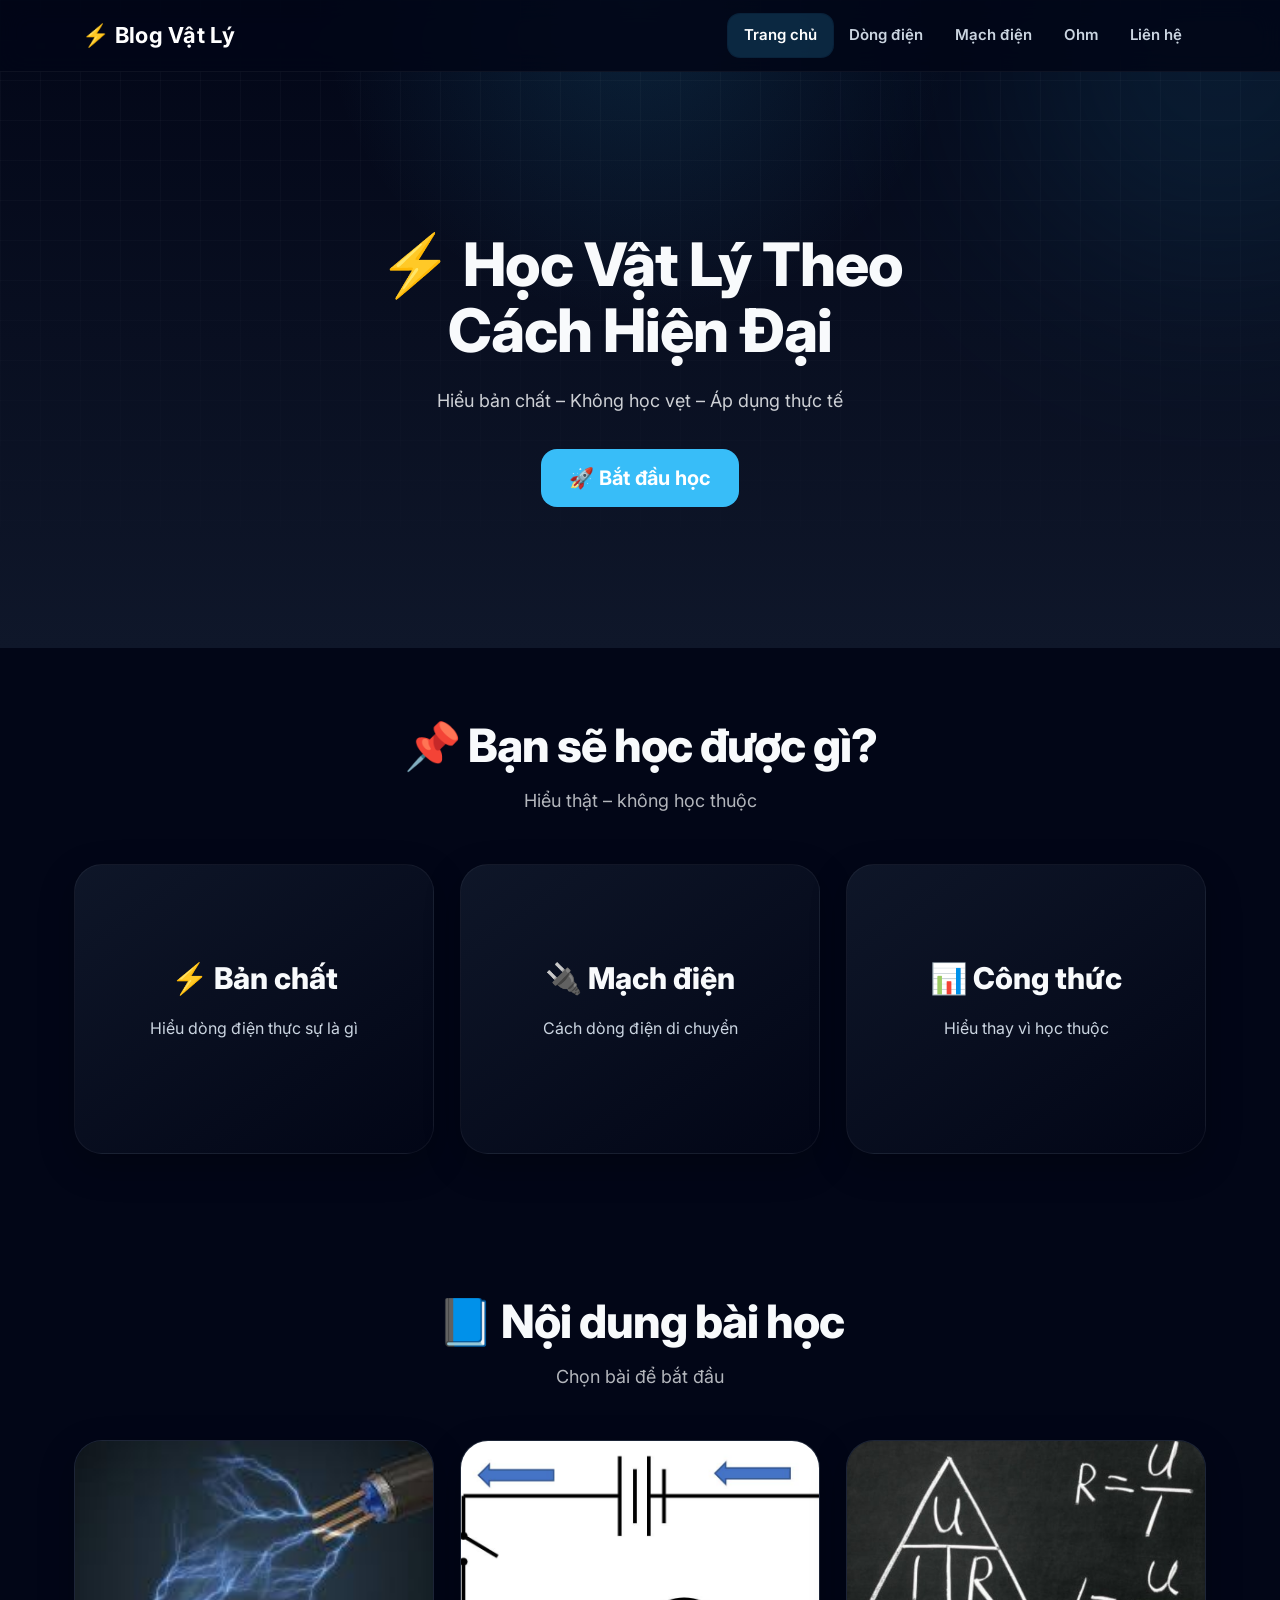
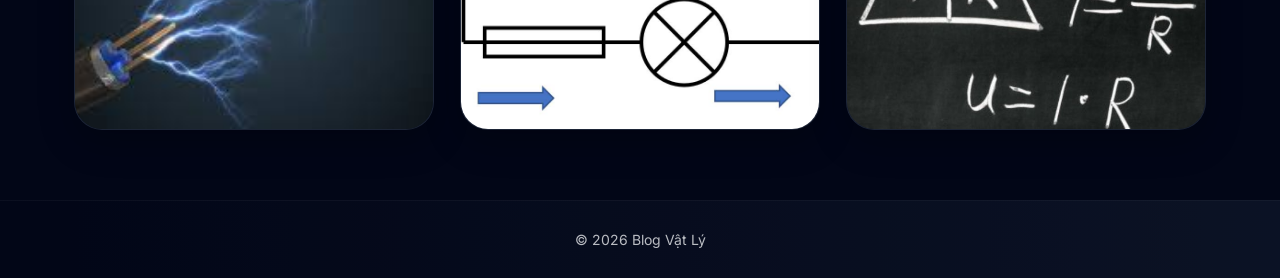
<file: index.html>
<!doctype html>
<html lang="vi">
  <head>
    <meta charset="UTF-8" />
    <meta name="viewport" content="width=device-width, initial-scale=1" />

    <title>Blog Vật Lý</title>

    <link
      href="https://cdn.jsdelivr.net/npm/bootstrap@5.3.2/dist/css/bootstrap.min.css"
      rel="stylesheet"
    />
    <link rel="stylesheet" href="style.css" />

    <link rel="icon" type="images/webp" href="images/favicon.webp">

  </head>

  <body>
    <!-- NAVBAR -->
    <nav class="navbar navbar-expand-lg navbar-dark fixed-top custom-nav">
      <div class="container">
        <a class="navbar-brand fw-bold" href="index.html"> ⚡ Blog Vật Lý </a>

        <button
          class="navbar-toggler"
          type="button"
          data-bs-toggle="collapse"
          data-bs-target="#menu"
        >
          <span class="navbar-toggler-icon"></span>
        </button>

        <div class="collapse navbar-collapse" id="menu">
          <ul class="navbar-nav ms-auto">
            <li class="nav-item">
              <a class="nav-link active" href="index.html">Trang chủ</a>
            </li>

            <li class="nav-item">
              <a class="nav-link" href="bai1.html">Dòng điện</a>
            </li>

            <li class="nav-item">
              <a class="nav-link" href="bai2.html">Mạch điện</a>
            </li>

            <li class="nav-item">
              <a class="nav-link" href="bai3.html">Ohm</a>
            </li>

            <li class="nav-item">
              <a class="nav-link" href="contact.html">Liên hệ</a>
            </li>
          </ul>
        </div>
      </div>
    </nav>

    <main>
      <!-- HERO -->
      <section class="hero">
        <div class="container-custom hero-content">
          <h1>⚡ Học Vật Lý Theo Cách Hiện Đại</h1>

          <p>Hiểu bản chất – Không học vẹt – Áp dụng thực tế</p>

          <a href="bai1.html" class="btn btn-primary btn-lg mt-3">
            🚀 Bắt đầu học
          </a>
        </div>
      </section>

      <!-- GIỚI THIỆU -->
      <section class="section">
        <div class="container-custom text-center">
          <h2 class="section-title">📌 Bạn sẽ học được gì?</h2>

          <p class="section-sub">Hiểu thật – không học thuộc</p>

          <div class="grid grid-3">
            <div class="content-box">
              <h5>⚡ Bản chất</h5>
              <p>Hiểu dòng điện thực sự là gì</p>
            </div>

            <div class="content-box">
              <h5>🔌 Mạch điện</h5>
              <p>Cách dòng điện di chuyển</p>
            </div>

            <div class="content-box">
              <h5>📊 Công thức</h5>
              <p>Hiểu thay vì học thuộc</p>
            </div>
          </div>
        </div>
      </section>

      <!-- BÀI HỌC -->
      <section class="section">
        <div class="container-custom">
          <h2 class="section-title text-center">📘 Nội dung bài học</h2>

          <p class="section-sub text-center">Chọn bài để bắt đầu</p>

          <div class="grid grid-3">
            <!-- CARD 1 -->
            <div class="card-overlay">
              <img
                src="images/dong-dien.jpg"
                class="card-img"
                alt="Dòng điện"
              />

              <div class="overlay">
                <h5>Dòng điện</h5>
                <p>Khái niệm cơ bản</p>

                <a href="bai1.html" class="btn btn-light btn-sm"> Xem </a>
              </div>
            </div>

            <!-- CARD 2 -->
            <div class="card-overlay">
              <img
                src="images/mach-dien.jpg"
                class="card-img"
                alt="Mạch điện"
              />

              <div class="overlay">
                <h5>Mạch điện</h5>
                <p>Nối tiếp & song song</p>

                <a href="bai2.html" class="btn btn-light btn-sm"> Xem </a>
              </div>
            </div>

            <!-- CARD 3 -->
            <div class="card-overlay">
              <img src="images/ohm.jpg" class="card-img" alt="Ohm" />

              <div class="overlay">
                <h5>Định luật Ohm</h5>
                <p>U, I, R</p>

                <a href="bai3.html" class="btn btn-light btn-sm"> Xem </a>
              </div>
            </div>
          </div>
        </div>
      </section>
    </main>

    <!-- FOOTER -->
    <footer class="footer-custom">© 2026 Blog Vật Lý</footer>

    <script src="script.js"></script>

    <script src="https://cdn.jsdelivr.net/npm/bootstrap@5.3.2/dist/js/bootstrap.bundle.min.js"></script>
  </body>
</html>
</file>
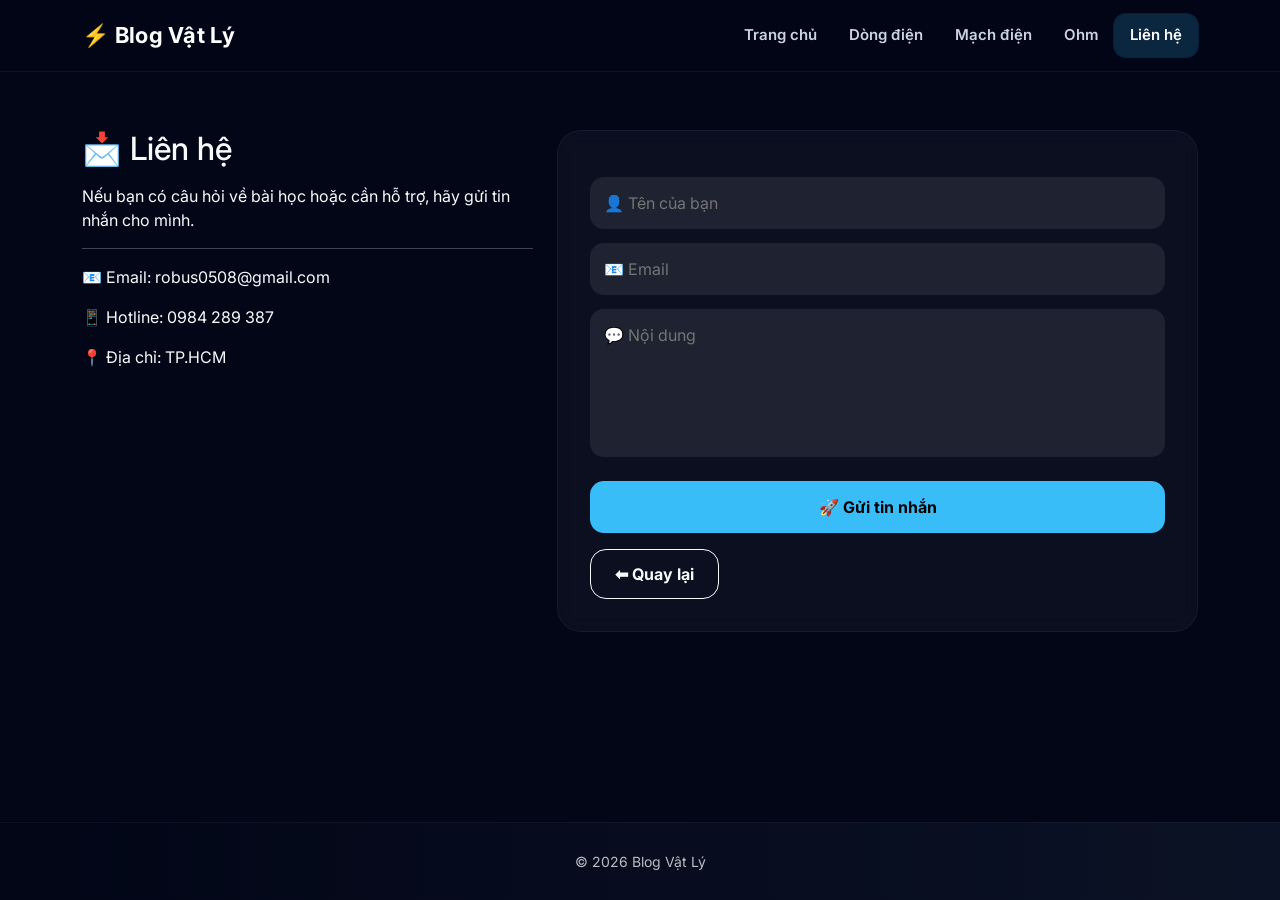
<file: contact.html>
<!doctype html>
<html lang="vi">
  <head>
    <meta charset="UTF-8" />
    <meta name="viewport" content="width=device-width, initial-scale=1" />

    <title>Liên hệ</title>

    <link
      href="https://cdn.jsdelivr.net/npm/bootstrap@5.3.2/dist/css/bootstrap.min.css"
      rel="stylesheet"
    />
    <link rel="stylesheet" href="style.css" />

    <link rel="icon" type="images/webp" href="images/favicon.webp">

  </head>

  <body>
    <!-- NAV -->
    <nav class="navbar navbar-expand-lg navbar-dark fixed-top custom-nav">
      <div class="container">
        <a class="navbar-brand fw-bold" href="index.html"> ⚡ Blog Vật Lý </a>

        <button
          class="navbar-toggler"
          type="button"
          data-bs-toggle="collapse"
          data-bs-target="#menu"
        >
          <span class="navbar-toggler-icon"></span>
        </button>

        <div class="collapse navbar-collapse" id="menu">
          <ul class="navbar-nav ms-auto">
            <li class="nav-item">
              <a class="nav-link" href="index.html">Trang chủ</a>
            </li>

            <li class="nav-item">
              <a class="nav-link" href="bai1.html">Dòng điện</a>
            </li>

            <li class="nav-item">
              <a class="nav-link" href="bai2.html">Mạch điện</a>
            </li>

            <li class="nav-item">
              <a class="nav-link" href="bai3.html">Ohm</a>
            </li>

            <li class="nav-item">
              <a class="nav-link active" href="contact.html">Liên hệ</a>
            </li>
          </ul>
        </div>
      </div>
    </nav>

    <main>
      <div class="container contact-wrapper">
        <div class="row g-4 align-items-start">
          <!-- LEFT -->
          <div class="col-md-5">
            <h2>📩 Liên hệ</h2>

            <p class="mt-3">
              Nếu bạn có câu hỏi về bài học hoặc cần hỗ trợ, hãy gửi tin nhắn
              cho mình.
            </p>

            <hr />

            <p>📧 Email: robus0508@gmail.com</p>
            <p>📱 Hotline: 0984 289 387</p>
            <p>📍 Địa chỉ: TP.HCM</p>
          </div>

          <!-- RIGHT -->
          <div class="col-md-7">
            <div class="contact-box">
              <form id="contact-form">
                <input type="text" placeholder="👤 Tên của bạn" required />

                <input type="email" placeholder="📧 Email" required />

                <textarea rows="5" placeholder="💬 Nội dung"></textarea>

                <button class="btn-submit">🚀 Gửi tin nhắn</button>
              </form>

              <div id="form-message"></div>

              <a href="index.html" class="btn btn-outline-light mt-3">
                ⬅ Quay lại
              </a>
            </div>
          </div>
        </div>
      </div>
    </main>

    <footer class="footer-custom">© 2026 Blog Vật Lý</footer>

    <script src="script.js"></script>

    <script src="https://cdn.jsdelivr.net/npm/bootstrap@5.3.2/dist/js/bootstrap.bundle.min.js"></script>
  </body>
</html>
</file>
<file: style.css>
@import url("https://fonts.googleapis.com/css2?family=Inter:wght@400;500;600;700;800&display=swap");

:root {
  --bg: #020617;
  --card: #0f172a;
  --text: #f8fafc;
  --primary: #38bdf8;
  --muted: #94a3b8;

  --space-xs: 8px;
  --space-sm: 16px;
  --space-md: 24px;
  --space-lg: 40px;
  --space-xl: 65px;
}

/* ===== RESET ===== */

* {
  margin: 0;
  padding: 0;
  box-sizing: border-box;
}

html {
  scroll-behavior: smooth;
}

body {
  background: var(--bg);
  color: var(--text);

  font-family: "Inter", sans-serif;

  display: flex;
  flex-direction: column;

  min-height: 100vh;

  overflow-x: hidden;

  -webkit-font-smoothing: antialiased;
}

/* ===== MAIN ===== */

main {
  flex: 1;
}

/* ===== SCROLLBAR ===== */

::-webkit-scrollbar {
  width: 10px;
}

::-webkit-scrollbar-track {
  background: #020617;
}

::-webkit-scrollbar-thumb {
  background: #1e293b;
  border-radius: 20px;
}

::-webkit-scrollbar-thumb:hover {
  background: #38bdf8;
}

/* ===== READING BAR ===== */

.progress-bar-reading {
  position: fixed;

  top: 0;
  left: 0;

  width: 0%;
  height: 4px;

  background: #38bdf8;

  z-index: 9999;

  box-shadow: 0 0 12px rgba(56, 189, 248, 0.7);
}

/* ===== NAVBAR ===== */

.custom-nav {
  background: rgba(2, 6, 23, 0.88);

  backdrop-filter: blur(12px);

  padding: 14px 0;

  border-bottom: 1px solid rgba(255, 255, 255, 0.05);

  z-index: 999;
}

.navbar-brand {
  font-size: 22px;
  font-weight: 800;
  letter-spacing: 0.3px;
}

.nav-link {
  color: #cbd5e1 !important;

  transition: 0.3s;

  border-radius: 12px;

  padding: 10px 16px !important;

  font-weight: 600;

  font-size: 15px;
}

.nav-link:hover {
  color: white !important;

  background: rgba(255, 255, 255, 0.06);
}

.nav-link.active {
  color: white !important;

  background: rgba(56, 189, 248, 0.18);

  box-shadow: 0 0 0 1px rgba(56, 189, 248, 0.15);
}

/* ===== CONTAINER ===== */

.container-custom {
  max-width: 1180px;
  margin: auto;

  padding: 0 var(--space-md);
}

/* ===== HERO ===== */

.hero {
  min-height: 72vh;

  display: flex;
  align-items: center;
  justify-content: center;

  text-align: center;

  position: relative;
  overflow: hidden;

  padding-top: 90px;

  background:
    radial-gradient(circle at top, rgba(56, 189, 248, 0.15), transparent 35%),
    linear-gradient(to bottom, #020617, #0f172a);
}

.hero::before {
  content: "";

  position: absolute;
  inset: 0;

  background-image:
    linear-gradient(rgba(255, 255, 255, 0.03) 1px, transparent 1px),
    linear-gradient(90deg, rgba(255, 255, 255, 0.03) 1px, transparent 1px);

  background-size: 40px 40px;

  mask-image: linear-gradient(to bottom, black, transparent);
}

.hero::after {
  content: "";

  position: absolute;

  width: 420px;
  height: 420px;

  background: #38bdf8;

  border-radius: 50%;

  filter: blur(120px);

  opacity: 0.12;

  top: -150px;
  right: -150px;
}

.hero-content {
  position: relative;
  z-index: 2;

  max-width: 720px;
}

.hero h1 {
  font-size: clamp(38px, 5vw, 60px);

  font-weight: 800;

  line-height: 1.1;

  margin-bottom: 22px;

  letter-spacing: -1px;
}

.hero p {
  font-size: 18px;

  line-height: 1.8;

  opacity: 0.82;
}

/* ===== BUTTON ===== */

.btn {
  transition: 0.3s ease;
  font-weight: 700;
}

.btn-primary {
  background: #38bdf8;
  border: none;

  padding: 14px 28px;

  border-radius: 16px;
}

.btn-primary:hover {
  background: #7dd3fc;

  transform: translateY(-3px);

  box-shadow: 0 12px 35px rgba(56, 189, 248, 0.35);
}

.btn-outline-light {
  border-radius: 16px;
  padding: 12px 24px;
}

.btn-outline-light:hover {
  transform: translateY(-3px);
}

/* ===== SECTION ===== */

.section {
  padding: 70px 0;
}

.section-title {
  font-size: 46px;
  font-weight: 800;

  margin-bottom: 14px;

  letter-spacing: -1px;
}

.section-sub {
  font-size: 18px;

  opacity: 0.72;

  margin-bottom: 50px;
}

/* ===== GRID ===== */

.grid {
  display: grid;
  gap: 26px;
}

.grid-3 {
  grid-template-columns: repeat(3, minmax(0, 1fr));

  align-items: stretch;
}

/* ===== CONTENT BOX ===== */

.content-box {
  background: linear-gradient(
    145deg,
    rgba(15, 23, 42, 0.96),
    rgba(2, 6, 23, 0.96)
  );

  padding: 36px 28px;

  border-radius: 28px;

  border: 1px solid rgba(255, 255, 255, 0.05);

  text-align: center;

  height: 290px;

  display: flex;
  flex-direction: column;
  justify-content: center;

  transition:
    transform 0.35s ease,
    box-shadow 0.35s ease,
    border-color 0.35s ease;

  box-shadow: 0 12px 35px rgba(0, 0, 0, 0.25);
}

.content-box h5 {
  font-size: 30px;
  font-weight: 800;

  margin-bottom: 18px;

  line-height: 1.2;
}

.content-box p {
  font-size: 16px;
  line-height: 1.8;

  color: #cbd5e1;
}

.content-box:hover {
  transform: translateY(-10px) scale(1.03);

  border-color: rgba(56, 189, 248, 0.22);

  box-shadow: 0 20px 50px rgba(56, 189, 248, 0.14);
}

/* ===== CARD BÀI HỌC ===== */

.card-overlay {
  position: relative;

  overflow: hidden;

  border-radius: 28px;

  background: #0f172a;

  border: 1px solid rgba(255, 255, 255, 0.06);

  height: 290px;

  transition:
    transform 0.35s ease,
    box-shadow 0.35s ease,
    border-color 0.35s ease;

  box-shadow: 0 12px 35px rgba(0, 0, 0, 0.25);
}

.card-overlay:hover {
  transform: translateY(-10px) scale(1.03);

  z-index: 10;

  border-color: rgba(56, 189, 248, 0.25);

  box-shadow: 0 24px 60px rgba(56, 189, 248, 0.15);
}

.card-img {
  width: 100%;
  height: 100%;

  object-fit: cover;

  display: block;

  /* KHÔNG SCALE ẢNH */

  transition: filter 0.35s ease;
}

.card-overlay:hover .card-img {
  filter: brightness(0.75);
}

.overlay {
  position: absolute;
  inset: 0;

  display: flex;
  flex-direction: column;
  justify-content: flex-end;

  padding: 24px;

  background: linear-gradient(
    to top,
    rgba(2, 6, 23, 0.96),
    rgba(2, 6, 23, 0.45),
    transparent
  );

  opacity: 0;

  transition: 0.35s ease;
}

.card-overlay:hover .overlay {
  opacity: 1;
}

.overlay h5 {
  font-size: 28px;
  font-weight: 800;

  margin-bottom: 10px;
}

.overlay p {
  font-size: 15px;

  color: #cbd5e1;

  margin-bottom: 16px;
}

/* ===== SIDEBAR ===== */

/* ===== LEFT COLUMN ===== */

.left-column {
  position: sticky;
  top: 100px;
}

/* ===== SIDEBAR ===== */

/* ===== LEFT SIDEBAR COLUMN ===== */

.left-column {
  position: sticky;

  top: 100px;

  height: calc(100vh - 120px);

  display: flex;
  flex-direction: column;

  gap: 20px;
}

/* ===== SIDEBAR ===== */

.sidebar {
  flex: 1;

  padding: 28px;

  border-radius: 24px;

  background: linear-gradient(
    180deg,
    rgba(15, 23, 42, 0.92),
    rgba(2, 6, 23, 0.92)
  );

  backdrop-filter: blur(12px);

  border: 1px solid rgba(255, 255, 255, 0.05);

  overflow: auto;

  box-shadow: 0 12px 35px rgba(0, 0, 0, 0.25);
}

.sidebar h5 {
  margin-bottom: 20px;

  font-weight: 700;
}

.sidebar a {
  display: block;

  text-decoration: none;

  padding: 13px 15px;

  margin-bottom: 10px;

  border-radius: 14px;

  color: #cbd5e1;

  font-size: 15px;
  font-weight: 600;

  transition: 0.25s;
}

.sidebar a:hover {
  background: rgba(56, 189, 248, 0.08);

  color: white;
}

.sidebar a.active {
  background: rgba(56, 189, 248, 0.18);

  border-left: 4px solid #38bdf8;

  color: white;
}

/* ===== QUICK NOTE ===== */

.quick-note {
  padding: 22px;

  border-radius: 24px;

  background: linear-gradient(
    145deg,
    rgba(15, 23, 42, 0.96),
    rgba(2, 6, 23, 0.96)
  );

  border: 1px solid rgba(255, 255, 255, 0.05);

  box-shadow: 0 10px 35px rgba(0, 0, 0, 0.3);

  flex-shrink: 0;
}

.quick-note h6 {
  font-size: 20px;
  font-weight: 800;

  margin-bottom: 18px;
}

.quick-note p {
  font-size: 14px;

  line-height: 1.9;

  color: #dbeafe;

  margin-bottom: 12px;
}

.quick-note p:last-child {
  margin-bottom: 0;
}

/* ===== MOBILE SIDEBAR TOGGLE ===== */

.sidebar-toggle {
  display: none;

  width: 100%;

  padding: 14px 18px;

  margin-bottom: 18px;

  border: none;

  border-radius: 16px;

  background: rgba(15, 23, 42, 0.96);

  color: white;

  font-weight: 700;

  transition: 0.3s ease;

  border: 1px solid rgba(255,255,255,0.05);
}

.sidebar-toggle:hover {
  background: rgba(56, 189, 248, 0.15);
}

/* ===== RESPONSIVE ===== */

@media (max-width: 992px) {

  /* HIỆN NÚT */

  .sidebar-toggle {
    display: block;
  }

  /* ẨN SIDEBAR + QUICKNOTE */

  .sidebar,
  .quick-note {
    display: none;
  }

  /* KHI ACTIVE */

  .sidebar.active,
  .quick-note.active {
    display: block;

    animation: sidebarFade 0.3s ease;
  }

  /* BỎ STICKY */

  .left-column {
    position: relative;

    top: 0;

    height: auto;
  }
}

/* ===== ANIMATION ===== */

@keyframes sidebarFade {

  from {
    opacity: 0;
    transform: translateY(-10px);
  }

  to {
    opacity: 1;
    transform: translateY(0);
  }
}


/* ===== CONTENT ===== */

.content {
  padding: 32px;
}

.content section {
  margin-bottom: 42px;

  padding: 36px;

  border-radius: 28px;

  background: rgba(255, 255, 255, 0.03);

  border: 1px solid rgba(255, 255, 255, 0.04);
}

/* ===== PAGE HEADER ===== */

.page-header {
  margin-bottom: 44px;
}

.page-header h1 {
  font-size: 60px;
  font-weight: 800;

  letter-spacing: -1px;
}

.page-header p {
  font-size: 18px;
  color: var(--muted);
}

/* ===== LESSON ===== */

.lesson-modern {
  display: grid;
  grid-template-columns: 1.1fr 0.9fr;

  gap: 40px;

  align-items: center;
}

.lesson-left h2 {
  font-size: 42px;
  font-weight: 800;

  margin-bottom: 20px;
}

.lesson-left p {
  font-size: 17px;
  line-height: 1.9;
}

.lesson-number {
  width: 54px;
  height: 54px;

  display: flex;
  align-items: center;
  justify-content: center;

  border-radius: 50%;

  font-weight: 800;

  margin-bottom: 18px;

  background: #2563eb;

  font-size: 22px;
}

.lesson-number.green {
  background: #16a34a;
}

.lesson-list {
  list-style: none;
  padding-left: 0;

  margin-top: 24px;
}

.lesson-list li {
  margin-bottom: 12px;
}

/* ===== INFO BOX ===== */

.info-box {
  margin-top: 24px;

  padding: 18px;

  border-radius: 16px;

  background: rgba(59, 130, 246, 0.12);

  border: 1px solid rgba(59, 130, 246, 0.2);
}

.info-box.success {
  background: rgba(34, 197, 94, 0.12);

  border: 1px solid rgba(34, 197, 94, 0.2);
}

/* ===== FORMULA ===== */

.formula {
  background: linear-gradient(
    135deg,
    rgba(56, 189, 248, 0.12),
    rgba(255, 255, 255, 0.03)
  );

  padding: 22px;

  margin: 24px 0;

  border-radius: 20px;

  text-align: center;

  font-size: 26px;

  font-weight: 700;

  border: 1px solid rgba(56, 189, 248, 0.15);
}

/* ===== IMAGE ===== */

.image-modern {
  padding: 14px;

  border-radius: 24px;

  background: white;

  overflow: hidden;

  box-shadow: 0 10px 30px rgba(0, 0, 0, 0.25);
}

.image-modern img {
  width: 100%;
  display: block;

  border-radius: 14px;
}

.image-caption {
  text-align: center;

  font-size: 14px;

  color: var(--muted);

  margin-top: 12px;
}

/* ===== COMPARE ===== */

.compare-grid {
  display: grid;
  grid-template-columns: 1fr 1fr;
  gap: 24px;
}

.compare-item {
  padding: 26px;

  border-radius: 22px;
}

.compare-item h5 {
  font-size: 22px;
  font-weight: 700;

  margin-bottom: 16px;
}

.compare-item.blue {
  background: rgba(37, 99, 235, 0.12);

  border: 1px solid rgba(37, 99, 235, 0.2);
}

.compare-item.green {
  background: rgba(34, 197, 94, 0.12);

  border: 1px solid rgba(34, 197, 94, 0.2);
}

/* ===== EXAMPLE ===== */

.example {
  background: rgba(255, 255, 255, 0.04);

  padding: 24px;

  margin-top: 24px;

  border-radius: 18px;

  border: 1px solid rgba(255, 255, 255, 0.05);
}

/* ===== HIGHLIGHT ===== */

.highlight {
  background: rgba(56, 189, 248, 0.12);

  border-left: 4px solid #38bdf8;

  padding: 18px;

  margin-top: 22px;

  border-radius: 12px;
}

/* ===== SUMMARY ===== */

.summary {
  background: linear-gradient(
    135deg,
    rgba(56, 189, 248, 0.12),
    rgba(15, 23, 42, 1)
  );

  padding: 30px;

  margin-top: 50px;

  border-radius: 24px;

  border: 1px solid rgba(56, 189, 248, 0.15);
}

/* ===== CONTACT ===== */

.contact-wrapper {
  padding-top: 130px;
  padding-bottom: 80px;
}

.contact-box {
  background: rgba(255, 255, 255, 0.04);

  padding: 32px;

  border-radius: 24px;

  border: 1px solid rgba(255, 255, 255, 0.05);

  backdrop-filter: blur(10px);
}

form input,
form textarea {
  width: 100%;

  padding: 14px;

  margin-top: 14px;

  border: none;
  border-radius: 14px;

  background: rgba(255, 255, 255, 0.08);

  color: white;

  font-family: "Inter", sans-serif;

  outline: none;
}

form textarea {
  resize: none;
}

.btn-submit {
  width: 100%;

  padding: 14px;

  margin-top: 18px;

  border: none;
  border-radius: 14px;

  background: #38bdf8;

  font-weight: 700;
}

/* ===== FOOTER ===== */

.footer-custom {
  text-align: center;

  padding: 28px 20px;

  margin-top: auto;

  background: linear-gradient(to right, #020617, #0f172a);

  border-top: 1px solid rgba(255, 255, 255, 0.05);

  font-size: 14px;

  opacity: 0.75;
}

/* ===== MOBILE ===== */

@media (max-width: 992px) {
  .grid-3 {
    grid-template-columns: 1fr;
  }

  .lesson-modern {
    grid-template-columns: 1fr;
  }

  .compare-grid {
    grid-template-columns: 1fr;
  }

  .sidebar {
    position: relative;
    top: 0;
  }

  .quick-note {
    position: relative;
    top: 0;
  }

  .content {
    padding: 20px;
  }

  .page-header h1 {
    font-size: 42px;
  }

  .card-overlay,
  .content-box {
    height: auto;
    min-height: 280px;
  }

  .overlay {
    opacity: 1;
  }
}

@media (max-width: 768px) {
  .hero {
    min-height: 65vh;
  }

  .hero h1 {
    font-size: 42px;
  }

  .section-title {
    font-size: 34px;
  }

  .content {
    padding: 16px;
  }

  .formula {
    font-size: 22px;
  }

  .page-header h1 {
    font-size: 36px;
  }

  .lesson-left h2 {
    font-size: 30px;
  }

  .content-box h5,
  .overlay h5 {
    font-size: 26px;
  }
}
</file>
